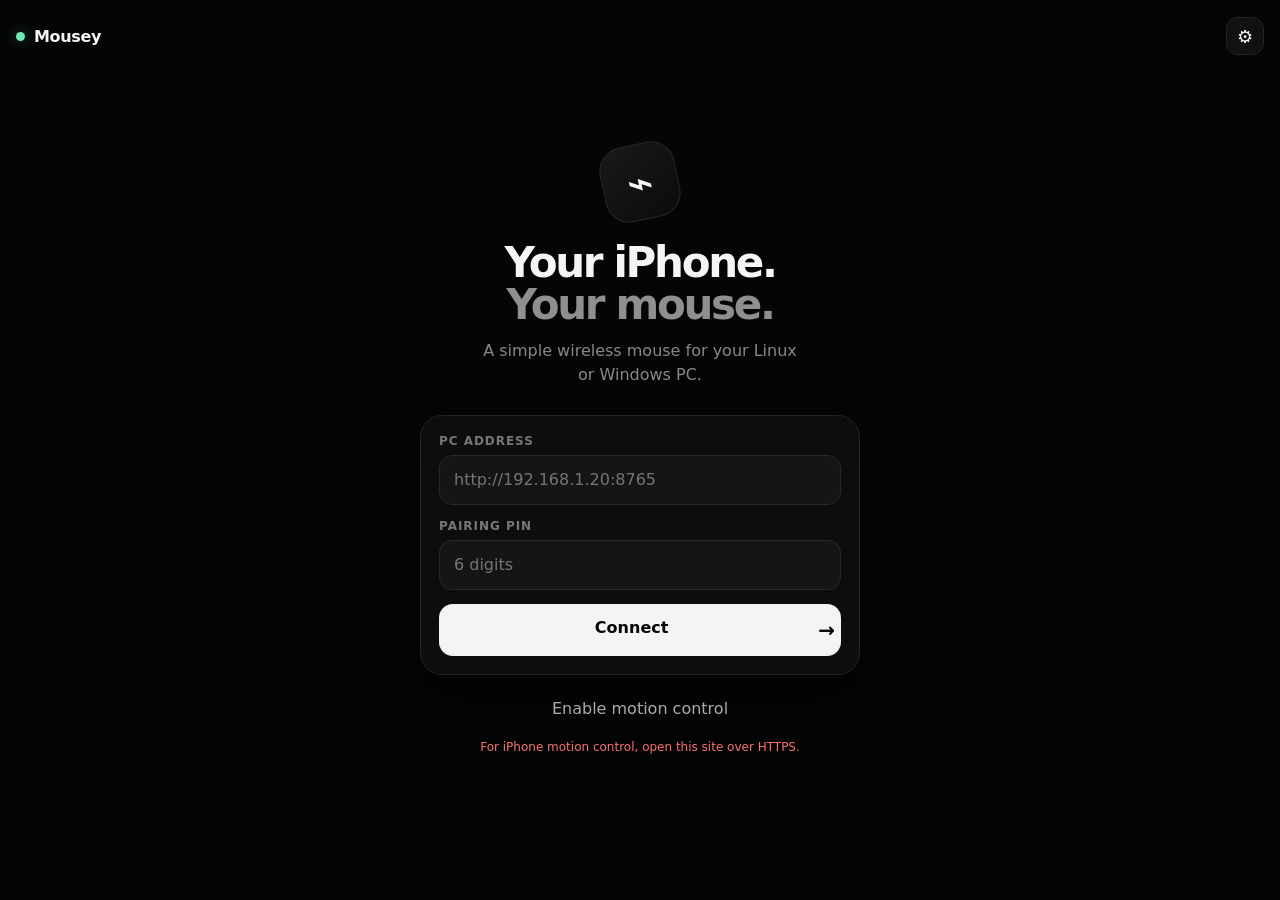
<file: index.html>
<!doctype html>
<html lang="en">
<head>
  <meta charset="utf-8">
  <meta name="viewport" content="width=device-width,initial-scale=1,viewport-fit=cover,user-scalable=no">
  <meta name="theme-color" content="#050505">
  <meta name="apple-mobile-web-app-capable" content="yes">
  <meta name="apple-mobile-web-app-status-bar-style" content="black-translucent">
  <meta name="apple-mobile-web-app-title" content="Mousey">
  <link rel="manifest" href="manifest.webmanifest">
  <link rel="stylesheet" href="styles.css">
  <title>Mousey — iPhone Mouse</title>
</head>
<body>
  <main id="app">
    <header class="topbar">
      <div class="brand"><span class="dot"></span><span>Mousey</span></div>
      <button id="settingsBtn" class="icon-btn" aria-label="Settings">⚙</button>
    </header>

    <section id="connectView" class="connect-view">
      <div class="hero-icon">⌁</div>
      <h1>Your iPhone.<br><em>Your mouse.</em></h1>
      <p class="subtitle">A simple wireless mouse for your Linux or Windows PC.</p>

      <div class="card">
        <label>PC address</label>
        <input id="server" inputmode="url" autocomplete="off" autocapitalize="none" spellcheck="false" placeholder="http://192.168.1.20:8765">
        <label>Pairing PIN</label>
        <input id="pin" inputmode="numeric" maxlength="6" autocomplete="one-time-code" placeholder="6 digits">
        <button id="connectBtn" class="primary">Connect <span>→</span></button>
      </div>

      <button id="motionBtn" class="secondary">Enable motion control</button>
      <p id="message" class="message">Run <code>mousey_server.py</code> on your PC first.</p>
    </section>

    <section id="mouseView" class="mouse-view hidden">
      <div id="pad" class="mouse-pad">
        <div class="pad-hint"><span class="status-dot"></span><span id="statusText">Connected</span></div>
        <div class="crosshair">+</div>
        <div class="click-row">
          <button class="click-zone left" data-button="left"><span>LEFT</span><small>click</small></button>
          <button class="click-zone right" data-button="right"><span>RIGHT</span><small>click</small></button>
        </div>
        <div class="bottom-hint">Move your phone to move the pointer · Hold to drag</div>
      </div>
      <div class="toolbar">
        <button id="scrollBtn" class="tool">↕ <span>Scroll</span></button>
        <button id="centerBtn" class="tool">◎ <span>Recenter</span></button>
        <button id="disconnectBtn" class="tool">× <span>Disconnect</span></button>
      </div>
    </section>

    <div id="settings" class="sheet hidden">
      <div class="sheet-inner">
        <div class="sheet-head"><strong>Mousey</strong><button id="closeSettings">Done</button></div>
        <div class="setting"><span>Motion sensitivity</span><input id="sensitivity" type="range" min="0.4" max="2.4" step="0.1" value="1.2"></div>
        <div class="setting"><span>Invert Y</span><button id="invertBtn" class="toggle">Off</button></div>
        <p>Tip: add Mousey to your Home Screen for a full-screen iPhone mouse.</p>
      </div>
    </div>
  </main>
  <script src="app.js"></script>
</body>
</html>
</file>
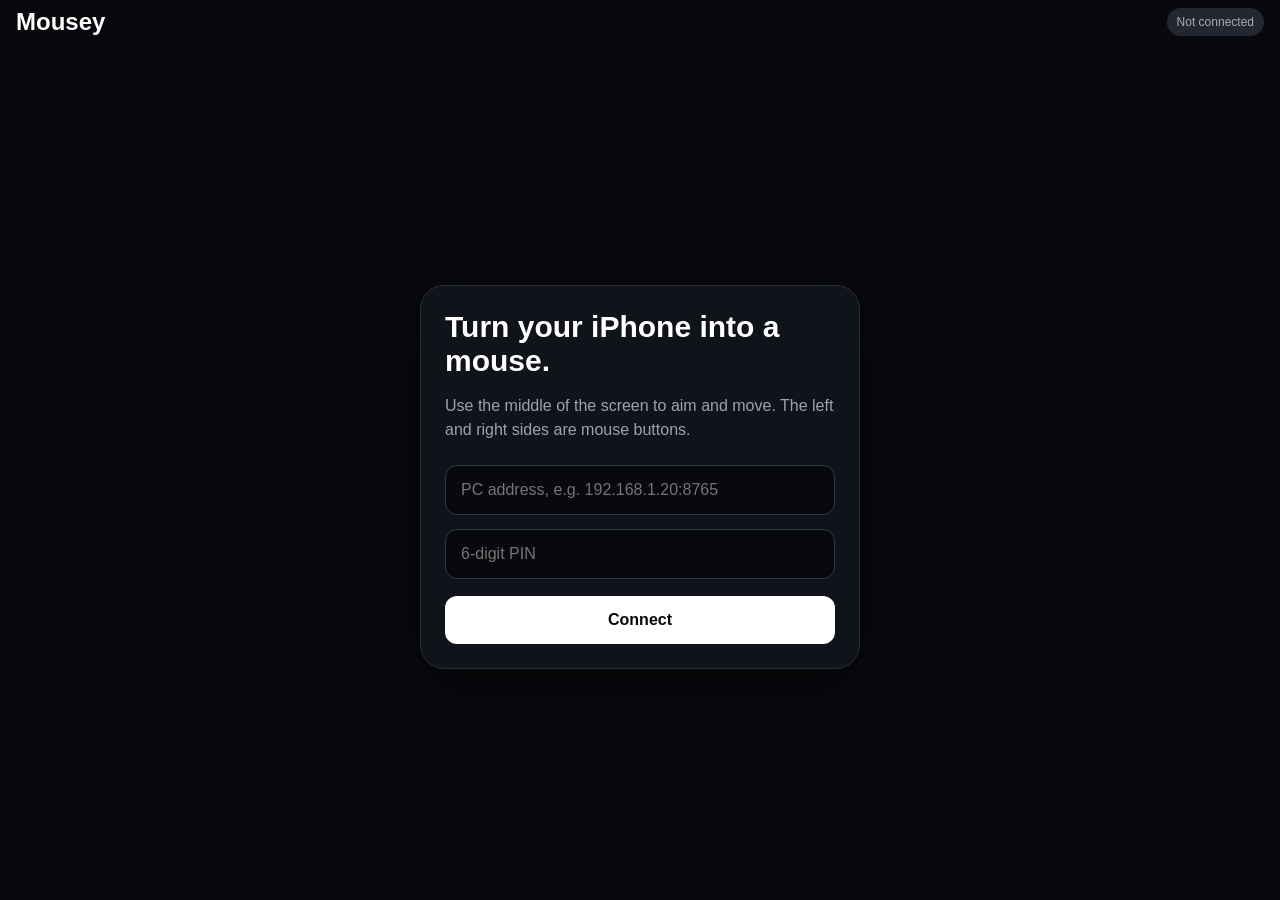
<file: web/index.html>
<!doctype html>
<html lang="en">
<head>
<meta charset="utf-8">
<meta name="viewport" content="width=device-width,initial-scale=1,viewport-fit=cover,user-scalable=no">
<meta name="apple-mobile-web-app-capable" content="yes">
<meta name="theme-color" content="#08090d">
<title>Mousey</title>
<style>
*{box-sizing:border-box}html,body{margin:0;width:100%;height:100%;overflow:hidden;background:#08090d;color:#fff;font-family:-apple-system,BlinkMacSystemFont,"Segoe UI",sans-serif}body{touch-action:none}.app{height:100%;display:flex;flex-direction:column;padding:env(safe-area-inset-top) 12px env(safe-area-inset-bottom);gap:10px}.top{display:flex;align-items:center;justify-content:space-between;padding:8px 4px}.brand{font-size:24px;font-weight:800}.status{font-size:12px;padding:7px 10px;border-radius:999px;background:#242631;color:#aaa}.status.on{background:#12351f;color:#6ee79a}.setup{margin:auto;width:min(440px,100%);background:#11131a;border:1px solid #292c38;border-radius:24px;padding:24px;box-shadow:0 20px 60px #0008}.setup h1{margin:0 0 8px;font-size:30px}.setup p{color:#9da2b2;line-height:1.5}.setup input{width:100%;padding:15px;margin:7px 0;background:#08090d;color:white;border:1px solid #343846;border-radius:12px;font-size:16px}.setup button{width:100%;padding:15px;border:0;border-radius:12px;background:#fff;color:#08090d;font-weight:800;font-size:16px;margin-top:10px}.pad{flex:1;min-height:0;display:grid;grid-template-columns:25% 50% 25%;gap:7px}.zone{border:1px solid #292c38;border-radius:24px;background:#101219;display:flex;align-items:center;justify-content:center;flex-direction:column;user-select:none;-webkit-user-select:none}.zone:active{background:#171a24}.zone strong{font-size:16px}.zone span{margin-top:8px;color:#858b9c;font-size:11px;text-align:center}.aim{touch-action:none}.aim strong{font-size:21px}.hint{text-align:center;color:#707687;font-size:11px;padding:2px}.settings{position:absolute;right:18px;bottom:18px;width:44px;height:44px;border-radius:50%;border:1px solid #303442;background:#171a22;color:#fff}.hidden{display:none!important}
</style>
</head>
<body>
<div class="app">
<header class="top"><div class="brand">Mousey</div><div id="status" class="status">Not connected</div></header>
<section id="setup" class="setup"><h1>Turn your iPhone into a mouse.</h1><p>Use the middle of the screen to aim and move. The left and right sides are mouse buttons.</p><input id="host" placeholder="PC address, e.g. 192.168.1.20:8765" autocomplete="off"><input id="pin" inputmode="numeric" maxlength="6" placeholder="6-digit PIN" autocomplete="off"><button id="connect">Connect</button></section>
<main id="pad" class="pad hidden">
<div id="left" class="zone"><strong>LEFT CLICK</strong><span>Tap · hold</span></div>
<div id="aim" class="zone aim"><strong>AIM &amp; MOVE</strong><span>Slide one finger<br>Two fingers = scroll</span></div>
<div id="right" class="zone"><strong>RIGHT CLICK</strong><span>Tap · hold</span></div>
</main>
<div id="hint" class="hint hidden">LEFT CLICK · AIM &amp; MOVE · RIGHT CLICK</div>
<button id="calibrate" class="settings hidden" aria-label="Center cursor">⌖</button>
</div>
<script>
const $=s=>document.querySelector(s);let base='',pin='',connected=false;let active=new Map(),lastX=0,lastY=0,lastSend=0,pendingDx=0,pendingDy=0;let multi=false,scrollY=0;
function normalizeHost(v){let h=v.trim();if(!h)throw Error('enter the PC address');if(!/^[a-z][a-z0-9+.-]*:\/\//i.test(h))h='https://'+h;let u;try{u=new URL(h)}catch(_){throw Error('invalid PC address')}if(u.protocol!=='http:'&&u.protocol!=='https:')throw Error('use http:// or https://');u.username='';u.password='';u.hash='';return u.origin+u.pathname.replace(/\/$/,'')}
function endpoint(){return base+'/mouse'}
async function send(action,button,extra={}){if(!base)return;const r=await fetch(endpoint(),{method:'POST',headers:{'Content-Type':'application/json'},body:JSON.stringify({pin,action,button,...extra})});if(!r.ok)throw Error('server '+r.status);return r}
function setStatus(t,on){const s=$('#status');s.textContent=t;s.classList.toggle('on',on)}
async function connect(){try{base=normalizeHost($('#host').value);pin=$('#pin').value.trim();setStatus('Connecting...',true);await send('ping');connected=true;$('#setup').classList.add('hidden');$('#pad').classList.remove('hidden');$('#hint').classList.remove('hidden');$('#calibrate').classList.remove('hidden');setStatus('Mouse ready',true)}catch(e){setStatus('Connection failed: '+(e?.message||e),false)}}
function flush(){const now=performance.now();if(now-lastSend<8)return;if(Math.abs(pendingDx)+Math.abs(pendingDy)<.15)return;const dx=Math.max(-80,Math.min(80,pendingDx)),dy=Math.max(-80,Math.min(80,pendingDy));pendingDx-=dx;pendingDy-=dy;lastSend=now;send('move',null,{dx,dy}).catch(()=>setStatus('Connection lost',false))}
setInterval(flush,8);
const aim=$('#aim');
aim.addEventListener('pointerdown',e=>{if(!connected)return;e.preventDefault();aim.setPointerCapture(e.pointerId);active.set(e.pointerId,{x:e.clientX,y:e.clientY});if(active.size===1){multi=false;lastX=e.clientX;lastY=e.clientY}else{multi=true;const p=[...active.values()];scrollY=p.reduce((a,q)=>a+q.y,0)/p.length}});
aim.addEventListener('pointermove',e=>{if(!connected||!active.has(e.pointerId))return;e.preventDefault();active.set(e.pointerId,{x:e.clientX,y:e.clientY});const p=[...active.values()];if(p.length>=2){multi=true;const y=p.reduce((a,q)=>a+q.y,0)/p.length;const dy=y-scrollY;scrollY=y;if(Math.abs(dy)>1)send('scroll',null,{dy:-dy*.08}).catch(()=>setStatus('Connection lost',false));return}if(multi)return;const dx=e.clientX-lastX,dy=e.clientY-lastY;lastX=e.clientX;lastY=e.clientY;pendingDx+=dx*2.2;pendingDy+=dy*2.2;flush()});
function aimUp(e){active.delete(e.pointerId);if(active.size===0){multi=false;pendingDx=0;pendingDy=0}else if(active.size===1){const p=[...active.values()][0];lastX=p.x;lastY=p.y}}aim.addEventListener('pointerup',aimUp);aim.addEventListener('pointercancel',aimUp);
function clickZone(el,button){let timer=null,held=false,moved=false;el.addEventListener('pointerdown',e=>{if(!connected)return;e.preventDefault();el.setPointerCapture(e.pointerId);held=false;moved=false;timer=setTimeout(()=>{held=true;send('down',button).catch(()=>{})},350)});el.addEventListener('pointermove',e=>{if(Math.abs(e.clientX-e.pointerId)+Math.abs(e.clientY-e.pointerId)>10)moved=true});el.addEventListener('pointerup',e=>{e.preventDefault();if(timer)clearTimeout(timer);if(held)send('up',button).catch(()=>{});else send('click',button).catch(()=>{})});el.addEventListener('pointercancel',()=>{if(timer)clearTimeout(timer);if(held)send('up',button).catch(()=>{});held=false})}
clickZone($('#left'),'left');clickZone($('#right'),'right');$('#connect').onclick=connect;$('#calibrate').onclick=()=>send('center').catch(()=>setStatus('Connection lost',false));
</script>
</body></html>
</file>
<file: styles.css>
*{box-sizing:border-box;-webkit-tap-highlight-color:transparent}html,body{margin:0;width:100%;height:100%;background:#050505;color:#f5f5f5;font-family:-apple-system,BlinkMacSystemFont,"SF Pro Display",system-ui,sans-serif;overscroll-behavior:none}body{touch-action:none}button,input{font:inherit}button{border:0;color:inherit}#app{min-height:100%;padding:max(14px,env(safe-area-inset-top)) max(16px,env(safe-area-inset-right)) max(18px,env(safe-area-inset-bottom)) max(16px,env(safe-area-inset-left));display:flex;flex-direction:column}.topbar{height:44px;display:flex;align-items:center;justify-content:space-between}.brand{display:flex;align-items:center;gap:9px;font-weight:700;letter-spacing:-.02em}.dot,.status-dot{width:9px;height:9px;border-radius:50%;background:#6ee7b7;box-shadow:0 0 14px #6ee7b766}.icon-btn{width:38px;height:38px;background:#111;border:1px solid #242424;border-radius:12px;font-size:18px}.connect-view{width:min(440px,100%);margin:auto;text-align:center;padding-bottom:30px}.hero-icon{width:76px;height:76px;margin:0 auto 22px;border-radius:24px;display:grid;place-items:center;background:linear-gradient(145deg,#191919,#0b0b0b);border:1px solid #282828;font-size:44px;transform:rotate(-12deg)}h1{font-size:42px;line-height:.98;letter-spacing:-.055em;margin:0 0 14px}h1 em{font-style:normal;color:#8f8f8f}.subtitle{color:#888;line-height:1.5;margin:0 auto 28px;max-width:330px}.card{padding:18px;background:#0d0d0d;border:1px solid #232323;border-radius:22px;text-align:left;box-shadow:0 20px 50px #0008}.card label{display:block;color:#777;font-size:12px;font-weight:700;text-transform:uppercase;letter-spacing:.08em;margin:0 0 7px}.card input{width:100%;height:50px;background:#151515;border:1px solid #292929;border-radius:13px;color:#fff;padding:0 14px;outline:none;margin-bottom:14px}.card input:focus{border-color:#555}.primary{width:100%;height:52px;border-radius:14px;background:#f4f4f4;color:#050505;font-weight:750}.primary span{float:right;font-size:20px}.secondary{margin:14px auto 0;background:transparent;color:#aaa;padding:10px}.message{font-size:12px;color:#666;line-height:1.5;margin:10px 25px}.message.error{color:#f87171}.message.ok{color:#6ee7b7}code{font-family:ui-monospace,monospace;color:#aaa}.mouse-view{display:flex;flex:1;min-height:0;flex-direction:column;gap:10px}.mouse-pad{position:relative;flex:1;min-height:0;border:1px solid #252525;border-radius:25px;background:radial-gradient(circle at 50% 40%,#151515,#080808 65%);overflow:hidden;display:flex;flex-direction:column}.pad-hint{position:absolute;top:18px;left:50%;transform:translateX(-50%);display:flex;align-items:center;gap:8px;color:#777;font-size:12px;font-weight:600}.crosshair{position:absolute;top:50%;left:50%;transform:translate(-50%,-50%);color:#333;font-size:34px;font-weight:200}.click-row{display:flex;flex:1;min-height:260px;margin-top:auto}.click-zone{position:relative;flex:1;background:transparent;border-top:1px solid #1f1f1f;display:flex;flex-direction:column;align-items:center;justify-content:center;gap:5px;transition:background .12s,transform .12s}.click-zone:first-child{border-right:1px solid #1f1f1f}.click-zone span{font-size:14px;font-weight:800;letter-spacing:.12em}.click-zone small{color:#666;font-size:11px}.click-zone.active{background:#171717;transform:scale(.985)}.bottom-hint{position:absolute;bottom:16px;left:0;right:0;text-align:center;color:#555;font-size:11px;pointer-events:none}.toolbar{display:flex;gap:8px;height:54px}.tool{flex:1;background:#111;border:1px solid #242424;border-radius:15px;color:#777;font-size:13px}.tool:first-letter{color:#eee}.scrolling .mouse-pad{box-shadow:inset 0 0 0 1px #6ee7b733}.hidden{display:none!important}.sheet{position:fixed;inset:0;background:#0009;display:flex;align-items:flex-end;z-index:10}.sheet-inner{width:100%;background:#111;border:1px solid #292929;border-bottom:0;border-radius:24px 24px 0 0;padding:20px max(20px,env(safe-area-inset-right)) max(28px,env(safe-area-inset-bottom)) max(20px)}.sheet-head{display:flex;justify-content:space-between;align-items:center;margin-bottom:22px}.sheet-head button{background:transparent;color:#8ab4ff}.setting{display:flex;justify-content:space-between;align-items:center;padding:16px 0;border-top:1px solid #222}.setting input{width:45%}.toggle{background:#222;border-radius:10px;padding:8px 13px;color:#aaa}.sheet p{font-size:12px;color:#666;line-height:1.5}@media(max-height:650px){h1{font-size:34px}.hero-icon{width:60px;height:60px;margin-bottom:15px}.connect-view{padding-top:5px}.click-row{min-height:190px}}
</file>
